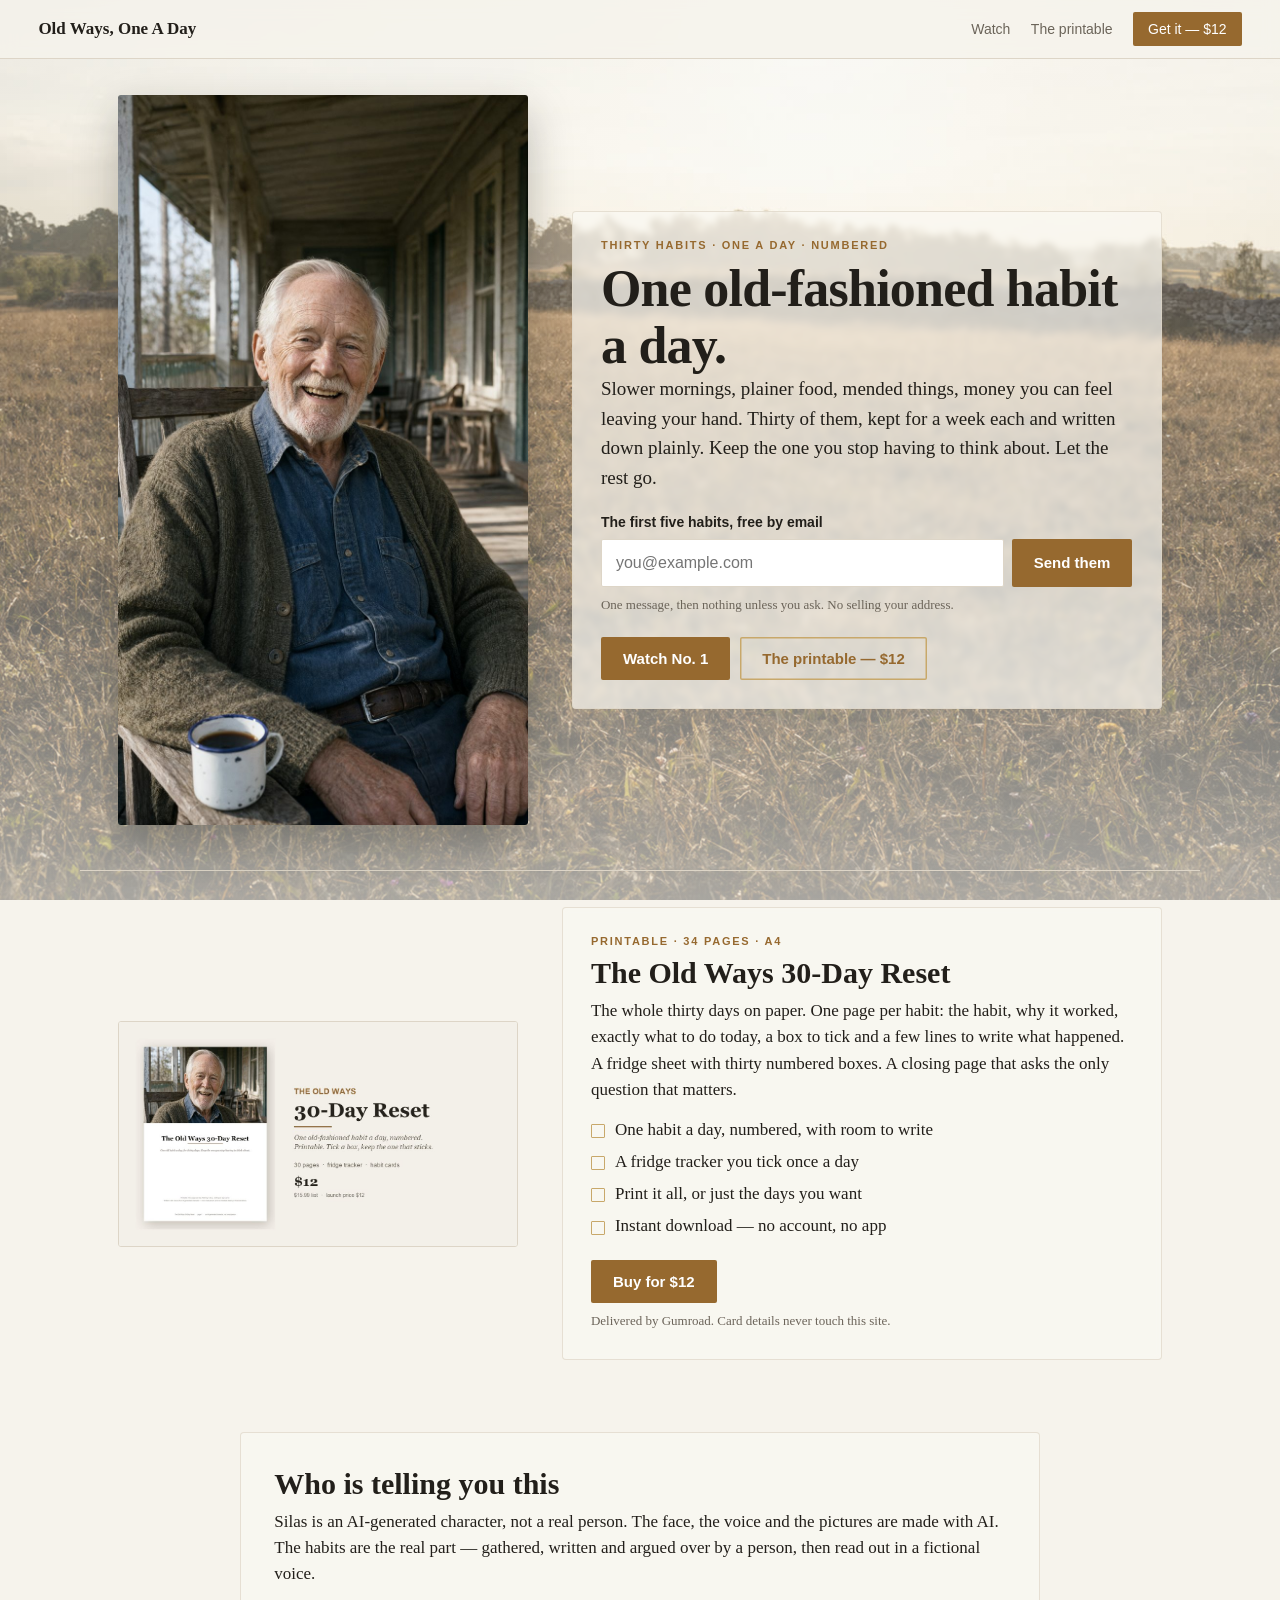
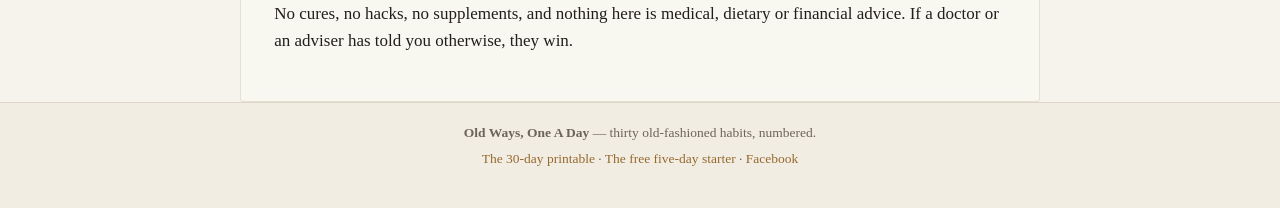
<file: index.html>
<!doctype html>
<html lang="en">
<head>
<meta charset="utf-8">
<meta name="viewport" content="width=device-width, initial-scale=1">
<title>Old Ways, One A Day — thirty old-fashioned habits, one a day</title>
<meta name="description" content="Thirty old-fashioned habits, numbered and read out one a day. Slower mornings, plainer food, mended things. Watch them free, or take the 30-day printable.">
<link rel="canonical" href="https://theoldways.online/">
<meta property="og:title" content="Old Ways, One A Day">
<meta property="og:description" content="Thirty old-fashioned habits, numbered, one a day.">
<meta property="og:image" content="https://theoldways.online/assets/img/silas.jpg">
<meta property="og:type" content="website">
<link rel="icon" href="assets/img/silas.jpg">
<link rel="stylesheet" href="assets/landing.css?v=d1928046">
</head>
<body>

<header class="bar">
  <a class="brand" href="/">Old Ways, One A Day</a>
  <nav>
    <button class="link" id="watch-link" type="button">Watch</button>
    <a href="#the-printable">The printable</a>
    <a class="cta" href="https://dennireed.gumroad.com/l/clewwj">Get it — $12</a>
  </nav>
</header>

<main>
  <!-- ── one screen: faded backdrop, the portrait, the opt-in, the buy button ── -->
  <section class="hero">
    <div class="backdrop" aria-hidden="true"></div>
    <div class="hero-inner">
      <figure class="portrait">
        <img src="assets/img/silas.jpg" width="842" height="1500"
             alt="Silas Ward, an older man in a cardigan, sitting on a farmhouse porch.">
      </figure>

      <div class="hero-copy">
        <p class="eyebrow">Thirty habits · one a day · numbered</p>
        <h1>One old-fashioned habit a day.</h1>
        <p class="lede">Slower mornings, plainer food, mended things, money you can feel
        leaving your hand. Thirty of them, kept for a week each and written down plainly.
        Keep the one you stop having to think about. Let the rest go.</p>

        <form class="signup" action="/subscribe.php" method="post">
          <label for="email">The first five habits, free by email</label>
          <div class="field">
            <input id="email" name="email" type="email" required
                   placeholder="you@example.com" autocomplete="email"
                   aria-describedby="signup-note">
            <input class="hp" type="text" name="website" tabindex="-1"
                   autocomplete="off" aria-hidden="true">
            <button type="submit">Send them</button>
          </div>
          <p class="tiny" id="signup-note">One message, then nothing unless you ask.
          No selling your address.</p>
        </form>

        <div class="actions">
          <button class="btn" type="button" id="watch-hero">Watch No. 1</button>
          <a class="btn ghost" href="https://dennireed.gumroad.com/l/clewwj">The printable — $12</a>
        </div>
      </div>
    </div>
  </section>

  <!-- ── the product ── -->
  <section class="printable" id="the-printable">
    <figure class="book">
      <img src="assets/img/cover.jpg" width="1100" height="619"
           alt="Cover of The Old Ways 30-Day Reset, a printable workbook.">
    </figure>
    <div>
      <p class="eyebrow">Printable · 34 pages · A4</p>
      <h2>The Old Ways 30-Day Reset</h2>
      <p>The whole thirty days on paper. One page per habit: the habit, why it worked, exactly
      what to do today, a box to tick and a few lines to write what happened. A fridge sheet
      with thirty numbered boxes. A closing page that asks the only question that matters.</p>
      <ul class="ticks">
        <li>One habit a day, numbered, with room to write</li>
        <li>A fridge tracker you tick once a day</li>
        <li>Print it all, or just the days you want</li>
        <li>Instant download — no account, no app</li>
      </ul>
      <a class="btn" href="https://dennireed.gumroad.com/l/clewwj">Buy for $12</a>
      <p class="tiny">Delivered by Gumroad. Card details never touch this site.</p>
    </div>
  </section>

  <!-- ── the disclosure. Once. ── -->
  <section class="about">
    <h2>Who is telling you this</h2>
    <p>Silas is an AI-generated character, not a real person. The face, the voice and the
    pictures are made with AI. The habits are the real part — gathered, written and argued
    over by a person, then read out in a fictional voice.</p>
    <p>No cures, no hacks, no supplements, and nothing here is medical, dietary or financial
    advice. If a doctor or an adviser has told you otherwise, they win.</p>
  </section>
</main>

<footer class="foot">
  <p><strong>Old Ways, One A Day</strong> — thirty old-fashioned habits, numbered.</p>
  <p><a href="https://dennireed.gumroad.com/l/clewwj">The 30-day printable</a> · <a href="/starter.pdf">The free five-day starter</a> ·
  <a href="https://www.facebook.com/oldwaysoneaday">Facebook</a></p>
</footer>

<!-- ── the Watch popup: all thirty, starting with the first one ── -->
<div class="modal" id="modal" hidden>
  <div class="modal-box" role="dialog" aria-modal="true" aria-label="Watch Old Ways, One A Day">
    <button class="modal-close" id="modal-close" type="button" aria-label="Close">Close</button>
    <div class="modal-main">
      <video id="player" controls playsinline preload="metadata"
             poster="assets/img/posters/01_wake_with_the_light.jpg" width="360" height="640"></video>
      <div class="now">
        <span class="now-no" id="now-no">No. 1</span>
        <strong id="now-card">No alarm clock. Just the sun.</strong>
        <p class="now-meta">Thirty habits, one a day. This one plays next automatically.</p>
        <p class="now-actions">
          <a class="btn" href="https://dennireed.gumroad.com/l/clewwj">The printable — $12</a>
        </p>
      </div>
    </div>
    <div class="playlist" id="playlist">
      <button class="clip" type="button" data-i="0" data-no="1" data-card="No alarm clock. Just the sun." data-src="video/01_wake_with_the_light.mp4" data-poster="assets/img/posters/01_wake_with_the_light.jpg" aria-label="Play number 1: No alarm clock. Just the sun.">
        <img src="assets/img/posters/01_wake_with_the_light.jpg" alt="" loading="lazy" width="180" height="320">
        <span class="clip-no">01</span>
      </button>
      <button class="clip" type="button" data-i="1" data-no="2" data-card="Cold water for the head, not the skin" data-src="video/02_cold_water_face.mp4" data-poster="assets/img/posters/02_cold_water_face.jpg" aria-label="Play number 2: Cold water for the head, not the skin">
        <img src="assets/img/posters/02_cold_water_face.jpg" alt="" loading="lazy" width="180" height="320">
        <span class="clip-no">02</span>
      </button>
      <button class="clip" type="button" data-i="2" data-no="3" data-card="Ten minutes outside before anyone" data-src="video/03_ten_minutes_outside.mp4" data-poster="assets/img/posters/03_ten_minutes_outside.jpg" aria-label="Play number 3: Ten minutes outside before anyone">
        <img src="assets/img/posters/03_ten_minutes_outside.jpg" alt="" loading="lazy" width="180" height="320">
        <span class="clip-no">03</span>
      </button>
      <button class="clip" type="button" data-i="3" data-no="4" data-card="Walk first. Eat after." data-src="video/04_walk_before_breakfast.mp4" data-poster="assets/img/posters/04_walk_before_breakfast.jpg" aria-label="Play number 4: Walk first. Eat after.">
        <img src="assets/img/posters/04_walk_before_breakfast.jpg" alt="" loading="lazy" width="180" height="320">
        <span class="clip-no">04</span>
      </button>
      <button class="clip" type="button" data-i="4" data-no="5" data-card="Eat food you have to chew" data-src="video/05_bread_that_chews.mp4" data-poster="assets/img/posters/05_bread_that_chews.jpg" aria-label="Play number 5: Eat food you have to chew">
        <img src="assets/img/posters/05_bread_that_chews.jpg" alt="" loading="lazy" width="180" height="320">
        <span class="clip-no">05</span>
      </button>
      <button class="clip" type="button" data-i="5" data-no="6" data-card="Nothing out of season" data-src="video/06_eat_whats_in_season.mp4" data-poster="assets/img/posters/06_eat_whats_in_season.jpg" aria-label="Play number 6: Nothing out of season">
        <img src="assets/img/posters/06_eat_whats_in_season.jpg" alt="" loading="lazy" width="180" height="320">
        <span class="clip-no">06</span>
      </button>
      <button class="clip" type="button" data-i="6" data-no="7" data-card="The pot that never empties" data-src="video/07_the_pot_that_never_empties.mp4" data-poster="assets/img/posters/07_the_pot_that_never_empties.jpg" aria-label="Play number 7: The pot that never empties">
        <img src="assets/img/posters/07_the_pot_that_never_empties.jpg" alt="" loading="lazy" width="180" height="320">
        <span class="clip-no">07</span>
      </button>
      <button class="clip" type="button" data-i="7" data-no="8" data-card="Sit down at the table" data-src="video/08_sit_at_the_table.mp4" data-poster="assets/img/posters/08_sit_at_the_table.jpg" aria-label="Play number 8: Sit down at the table">
        <img src="assets/img/posters/08_sit_at_the_table.jpg" alt="" loading="lazy" width="180" height="320">
        <span class="clip-no">08</span>
      </button>
      <button class="clip" type="button" data-i="8" data-no="9" data-card="Do the worst job first" data-src="video/09_hard_thing_first.mp4" data-poster="assets/img/posters/09_hard_thing_first.jpg" aria-label="Play number 9: Do the worst job first">
        <img src="assets/img/posters/09_hard_thing_first.jpg" alt="" loading="lazy" width="180" height="320">
        <span class="clip-no">09</span>
      </button>
      <button class="clip" type="button" data-i="9" data-no="10" data-card="If it breaks, mend it" data-src="video/10_fix_it_dont_buy_it.mp4" data-poster="assets/img/posters/10_fix_it_dont_buy_it.jpg" aria-label="Play number 10: If it breaks, mend it">
        <img src="assets/img/posters/10_fix_it_dont_buy_it.jpg" alt="" loading="lazy" width="180" height="320">
        <span class="clip-no">10</span>
      </button>
      <button class="clip" type="button" data-i="10" data-no="11" data-card="Ten minutes of doing nothing" data-src="video/11_ten_minutes_of_nothing.mp4" data-poster="assets/img/posters/11_ten_minutes_of_nothing.jpg" aria-label="Play number 11: Ten minutes of doing nothing">
        <img src="assets/img/posters/11_ten_minutes_of_nothing.jpg" alt="" loading="lazy" width="180" height="320">
        <span class="clip-no">11</span>
      </button>
      <button class="clip" type="button" data-i="11" data-no="12" data-card="Ten minutes after the meal" data-src="video/12_walk_after_dinner.mp4" data-poster="assets/img/posters/12_walk_after_dinner.jpg" aria-label="Play number 12: Ten minutes after the meal">
        <img src="assets/img/posters/12_walk_after_dinner.jpg" alt="" loading="lazy" width="180" height="320">
        <span class="clip-no">12</span>
      </button>
      <button class="clip" type="button" data-i="12" data-no="13" data-card="A garden ten steps from the door" data-src="video/13_the_garden_you_can_walk_to.mp4" data-poster="assets/img/posters/13_the_garden_you_can_walk_to.jpg" aria-label="Play number 13: A garden ten steps from the door">
        <img src="assets/img/posters/13_the_garden_you_can_walk_to.jpg" alt="" loading="lazy" width="180" height="320">
        <span class="clip-no">13</span>
      </button>
      <button class="clip" type="button" data-i="13" data-no="14" data-card="Grow something in thirty days" data-src="video/14_grow_something_in_thirty_days.mp4" data-poster="assets/img/posters/14_grow_something_in_thirty_days.jpg" aria-label="Play number 14: Grow something in thirty days">
        <img src="assets/img/posters/14_grow_something_in_thirty_days.jpg" alt="" loading="lazy" width="180" height="320">
        <span class="clip-no">14</span>
      </button>
      <button class="clip" type="button" data-i="14" data-no="15" data-card="A blunt tool costs you the day" data-src="video/15_sharpen_your_own_tools.mp4" data-poster="assets/img/posters/15_sharpen_your_own_tools.jpg" aria-label="Play number 15: A blunt tool costs you the day">
        <img src="assets/img/posters/15_sharpen_your_own_tools.jpg" alt="" loading="lazy" width="180" height="320">
        <span class="clip-no">15</span>
      </button>
      <button class="clip" type="button" data-i="15" data-no="16" data-card="One good coat. One good knife." data-src="video/16_fewer_better_things.mp4" data-poster="assets/img/posters/16_fewer_better_things.jpg" aria-label="Play number 16: One good coat. One good knife.">
        <img src="assets/img/posters/16_fewer_better_things.jpg" alt="" loading="lazy" width="180" height="320">
        <span class="clip-no">16</span>
      </button>
      <button class="clip" type="button" data-i="16" data-no="17" data-card="Pay cash. Feel it leave." data-src="video/17_cash_you_can_feel.mp4" data-poster="assets/img/posters/17_cash_you_can_feel.jpg" aria-label="Play number 17: Pay cash. Feel it leave.">
        <img src="assets/img/posters/17_cash_you_can_feel.jpg" alt="" loading="lazy" width="180" height="320">
        <span class="clip-no">17</span>
      </button>
      <button class="clip" type="button" data-i="17" data-no="18" data-card="Keep what you didn't spend" data-src="video/18_keep_what_you_did_not_spend.mp4" data-poster="assets/img/posters/18_keep_what_you_did_not_spend.jpg" aria-label="Play number 18: Keep what you didn't spend">
        <img src="assets/img/posters/18_keep_what_you_did_not_spend.jpg" alt="" loading="lazy" width="180" height="320">
        <span class="clip-no">18</span>
      </button>
      <button class="clip" type="button" data-i="18" data-no="19" data-card="Write it on paper" data-src="video/19_write_it_on_paper.mp4" data-poster="assets/img/posters/19_write_it_on_paper.jpg" aria-label="Play number 19: Write it on paper">
        <img src="assets/img/posters/19_write_it_on_paper.jpg" alt="" loading="lazy" width="180" height="320">
        <span class="clip-no">19</span>
      </button>
      <button class="clip" type="button" data-i="19" data-no="20" data-card="One line a day, in ink" data-src="video/20_keep_a_paper_diary.mp4" data-poster="assets/img/posters/20_keep_a_paper_diary.jpg" aria-label="Play number 20: One line a day, in ink">
        <img src="assets/img/posters/20_keep_a_paper_diary.jpg" alt="" loading="lazy" width="180" height="320">
        <span class="clip-no">20</span>
      </button>
      <button class="clip" type="button" data-i="20" data-no="21" data-card="Go to bed with the dark" data-src="video/21_bed_with_the_dark.mp4" data-poster="assets/img/posters/21_bed_with_the_dark.jpg" aria-label="Play number 21: Go to bed with the dark">
        <img src="assets/img/posters/21_bed_with_the_dark.jpg" alt="" loading="lazy" width="180" height="320">
        <span class="clip-no">21</span>
      </button>
      <button class="clip" type="button" data-i="21" data-no="22" data-card="No clock in the bedroom" data-src="video/22_no_clock_in_the_bedroom.mp4" data-poster="assets/img/posters/22_no_clock_in_the_bedroom.jpg" aria-label="Play number 22: No clock in the bedroom">
        <img src="assets/img/posters/22_no_clock_in_the_bedroom.jpg" alt="" loading="lazy" width="180" height="320">
        <span class="clip-no">22</span>
      </button>
      <button class="clip" type="button" data-i="22" data-no="23" data-card="Borrow it, return it cleaner" data-src="video/23_borrow_and_return.mp4" data-poster="assets/img/posters/23_borrow_and_return.jpg" aria-label="Play number 23: Borrow it, return it cleaner">
        <img src="assets/img/posters/23_borrow_and_return.jpg" alt="" loading="lazy" width="180" height="320">
        <span class="clip-no">23</span>
      </button>
      <button class="clip" type="button" data-i="23" data-no="24" data-card="Knock on the door" data-src="video/24_knock_on_the_door.mp4" data-poster="assets/img/posters/24_knock_on_the_door.jpg" aria-label="Play number 24: Knock on the door">
        <img src="assets/img/posters/24_knock_on_the_door.jpg" alt="" loading="lazy" width="180" height="320">
        <span class="clip-no">24</span>
      </button>
      <button class="clip" type="button" data-i="24" data-no="25" data-card="Say nothing for a while" data-src="video/25_say_nothing_first.mp4" data-poster="assets/img/posters/25_say_nothing_first.jpg" aria-label="Play number 25: Say nothing for a while">
        <img src="assets/img/posters/25_say_nothing_first.jpg" alt="" loading="lazy" width="180" height="320">
        <span class="clip-no">25</span>
      </button>
      <button class="clip" type="button" data-i="25" data-no="26" data-card="Cook once, eat three days" data-src="video/26_cook_once_eat_three_times.mp4" data-poster="assets/img/posters/26_cook_once_eat_three_times.jpg" aria-label="Play number 26: Cook once, eat three days">
        <img src="assets/img/posters/26_cook_once_eat_three_times.jpg" alt="" loading="lazy" width="180" height="320">
        <span class="clip-no">26</span>
      </button>
      <button class="clip" type="button" data-i="26" data-no="27" data-card="Learn one thing by hand a year" data-src="video/27_learn_one_thing_by_hand.mp4" data-poster="assets/img/posters/27_learn_one_thing_by_hand.jpg" aria-label="Play number 27: Learn one thing by hand a year">
        <img src="assets/img/posters/27_learn_one_thing_by_hand.jpg" alt="" loading="lazy" width="180" height="320">
        <span class="clip-no">27</span>
      </button>
      <button class="clip" type="button" data-i="27" data-no="28" data-card="The Sunday walk. No destination." data-src="video/28_the_sunday_walk.mp4" data-poster="assets/img/posters/28_the_sunday_walk.jpg" aria-label="Play number 28: The Sunday walk. No destination.">
        <img src="assets/img/posters/28_the_sunday_walk.jpg" alt="" loading="lazy" width="180" height="320">
        <span class="clip-no">28</span>
      </button>
      <button class="clip" type="button" data-i="28" data-no="29" data-card="Eat the ugly one" data-src="video/29_eat_the_ugly_one.mp4" data-poster="assets/img/posters/29_eat_the_ugly_one.jpg" aria-label="Play number 29: Eat the ugly one">
        <img src="assets/img/posters/29_eat_the_ugly_one.jpg" alt="" loading="lazy" width="180" height="320">
        <span class="clip-no">29</span>
      </button>
      <button class="clip" type="button" data-i="29" data-no="30" data-card="Pick one. Do it thirty days." data-src="video/30_the_thirty_day_rule.mp4" data-poster="assets/img/posters/30_the_thirty_day_rule.jpg" aria-label="Play number 30: Pick one. Do it thirty days.">
        <img src="assets/img/posters/30_the_thirty_day_rule.jpg" alt="" loading="lazy" width="180" height="320">
        <span class="clip-no">30</span>
      </button>
    </div>
  </div>
</div>

<script>
(function () {
  var clips  = Array.prototype.slice.call(document.querySelectorAll('.clip'));
  var modal  = document.getElementById('modal');
  var player = document.getElementById('player');
  var nowNo  = document.getElementById('now-no');
  var nowCard= document.getElementById('now-card');
  var cur = 0;

  function show(i, play) {
    var b = clips[i];
    if (!b) return;
    cur = i;
    player.src = b.dataset.src;
    player.poster = b.dataset.poster;
    nowNo.textContent = 'No. ' + b.dataset.no;
    nowCard.textContent = b.dataset.card;
    clips.forEach(function (c, j) { c.classList.toggle('playing', j === i); });
    if (play) { player.play().catch(function () {}); }
  }

  function open(i) {
    modal.hidden = false;
    document.body.classList.add('locked');
    show(i, true);
  }

  function close() {
    player.pause();
    modal.hidden = true;
    document.body.classList.remove('locked');
  }

  document.getElementById('watch-hero').addEventListener('click', function () { open(0); });
  document.getElementById('watch-link').addEventListener('click', function () { open(0); });
  document.getElementById('modal-close').addEventListener('click', close);
  modal.addEventListener('click', function (e) { if (e.target === modal) close(); });
  document.addEventListener('keydown', function (e) {
    if (e.key === 'Escape' && !modal.hidden) close();
  });
  clips.forEach(function (c, i) {
    c.addEventListener('click', function () { show(i, true); });
  });
  player.addEventListener('ended', function () {
    show((cur + 1) % clips.length, true);   // keeps them here: one runs into the next
  });

  show(0, false);
})();
</script>
</body>
</html>
</file>
<file: assets/landing.css>
/* Old Ways, One A Day — one screen, one popup. Hand-written, no framework.

   Structure: a faded backdrop image behind everything, then the portrait, the email opt-in
   and the buy button on one screen; the printable below; the disclosure once at the end.
   All thirty clips live inside the Watch popup so the page itself stays quiet.

   This replaces the old assets/style.css, which belonged to the long scrolling page. */

:root {
  --paper: #f6f3ec;
  --ink: #221f1a;
  --muted: #6b6459;
  --line: #ddd5c7;
  --accent: #96692f;
  --accent-soft: #c8a86a;
  --max: 1120px;
  --pad: clamp(16px, 3vw, 40px);
}

* { box-sizing: border-box; }
html { scroll-behavior: smooth; }

body {
  margin: 0;
  background: var(--paper);
  color: var(--ink);
  font: 17px/1.55 Georgia, "Iowan Old Style", serif;
  -webkit-font-smoothing: antialiased;
}
body.locked { overflow: hidden; }

a { color: var(--accent); text-decoration: none; }
a:hover { text-decoration: underline; }

h1, h2 { font-weight: 700; line-height: 1.1; margin: 0; }
h1 { font-size: clamp(30px, 4.4vw, 52px); letter-spacing: -.015em; }
h2 { font-size: clamp(21px, 2.4vw, 30px); margin-bottom: .3em; }
p { margin: 0 0 .8em; }
.tiny { color: var(--muted); font-size: 13px; margin: 8px 0 0; }
.eyebrow {
  font: 700 11px/1 Arial, Helvetica, sans-serif; letter-spacing: .16em;
  text-transform: uppercase; color: var(--accent); margin: 0 0 .8em;
}
.lede { font-size: clamp(17px, 1.5vw, 19px); max-width: 34em; }

/* ── the faded backdrop ─────────────────────────────────────────────────── */
/* No blur and no heavy fade: the countryside is the point of having it there at all. Legibility
   comes from the light scrim below and from the soft panels the copy sits on, not from hiding
   the photograph. `position: fixed` (rather than background-attachment) also behaves on iOS. */
.backdrop {
  position: fixed; inset: 0; z-index: -1;
  background: url("img/field_afternoon.jpg") center 42% / cover no-repeat;
}
.backdrop::after {
  content: ""; position: absolute; inset: 0;
  background: linear-gradient(180deg,
    rgba(246, 243, 236, .46) 0%,
    rgba(246, 243, 236, .26) 26%,
    rgba(246, 243, 236, .38) 62%,
    rgba(246, 243, 236, .68) 100%);
}

/* Copy sits on soft panels so the field stays visible around it without fighting the words. */
.hero-copy, .printable > div, .about {
  background: rgba(250, 248, 243, .70);
  backdrop-filter: blur(3px) saturate(1.04);
  border: 1px solid rgba(221, 213, 199, .7);
  border-radius: 4px;
  padding: clamp(16px, 2.2vw, 32px);
}

/* ── bar ────────────────────────────────────────────────────────────────── */
.bar {
  display: flex; align-items: center; justify-content: space-between; gap: 16px;
  padding: 12px var(--pad);
  border-bottom: 1px solid var(--line);
  background: rgba(246, 243, 236, .82);
  backdrop-filter: blur(8px);
  position: sticky; top: 0; z-index: 20;
}
.bar .brand { font-weight: 700; color: var(--ink); font-size: 17px; }
.bar nav { display: flex; align-items: center; gap: clamp(10px, 1.6vw, 22px); }
.bar nav a, .bar nav .link {
  font: 14px/1 Arial, Helvetica, sans-serif; color: var(--muted);
  background: none; border: 0; cursor: pointer; padding: 0;
}
.bar nav a.cta { color: #fff; background: var(--accent); padding: 10px 15px; border-radius: 2px; }
.bar nav a.cta:hover { background: #7f5827; text-decoration: none; }
.bar nav .link:hover { color: var(--ink); text-decoration: underline; }

/* ── the one screen ─────────────────────────────────────────────────────── */
.hero {
  max-width: var(--max); margin: 0 auto;
  padding: clamp(20px, 4vh, 54px) var(--pad) clamp(24px, 5vh, 60px);
}
.hero-inner {
  display: grid; grid-template-columns: minmax(0, .82fr) 1.18fr;
  gap: clamp(20px, 3.4vw, 52px); align-items: center;
}
.portrait { margin: 0; }
.portrait img {
  width: 100%; height: auto; display: block; border-radius: 3px;
  box-shadow: 0 18px 44px rgba(34, 31, 26, .28);
  /* Deliberately NOT capped here: on a desktop screen the portrait shows at its true 842x1500
     aspect, uncropped. The cap lives in the phone block, where space genuinely runs out. */
}
.hero-copy { max-width: 620px; }

/* ── email opt-in ───────────────────────────────────────────────────────── */
.signup { margin: 22px 0 0; }
.signup label {
  display: block; font: 700 14px/1.2 Arial, Helvetica, sans-serif;
  margin-bottom: 8px;
}
.field { display: flex; flex-wrap: wrap; gap: 8px; }
.field input[type=email] {
  flex: 1 1 240px; min-width: 200px;
  font: 16px/1 Arial, Helvetica, sans-serif; padding: 14px;
  border: 1px solid var(--line); border-radius: 2px; background: #fff; color: var(--ink);
}
.field button {
  font: 700 15px/1 Arial, Helvetica, sans-serif; padding: 14px 22px;
  border: 0; border-radius: 2px; background: var(--accent); color: #fff; cursor: pointer;
}
.field button:hover { background: #7f5827; }
.hp { position: absolute; left: -9999px; }

/* ── buttons ────────────────────────────────────────────────────────────── */
.actions { display: flex; flex-wrap: wrap; gap: 10px; margin: 22px 0 0; }
.btn {
  display: inline-block; background: var(--accent); color: #fff; cursor: pointer;
  font: 700 15px/1 Arial, Helvetica, sans-serif; padding: 14px 22px;
  border: 0; border-radius: 2px;
}
.btn:hover { background: #7f5827; text-decoration: none; }
.btn.ghost { background: transparent; color: var(--accent); box-shadow: inset 0 0 0 1.5px var(--accent-soft); }
.btn.ghost:hover { background: rgba(150, 105, 47, .09); }

/* ── the printable ──────────────────────────────────────────────────────── */
.printable {
  max-width: var(--max); margin: 0 auto;
  padding: clamp(26px, 4vh, 56px) var(--pad);
  display: grid; grid-template-columns: minmax(0, .8fr) 1.2fr;
  gap: clamp(22px, 3.4vw, 50px); align-items: center;
  border-top: 1px solid var(--line);
}
.book { margin: 0; }
.book img { width: 100%; height: auto; display: block; border: 1px solid var(--line); border-radius: 3px; }
.ticks { list-style: none; padding: 0; margin: 0 0 1.2em; }
.ticks li { padding-left: 24px; position: relative; margin-bottom: .34em; }
.ticks li::before {
  content: ""; position: absolute; left: 0; top: .42em;
  width: 12px; height: 12px; border: 1.5px solid var(--accent-soft); border-radius: 1px;
}

/* ── the disclosure, once ───────────────────────────────────────────────── */
.about {
  max-width: 800px; margin: 0 auto;
  margin-top: clamp(26px, 4vh, 56px);
  padding: clamp(20px, 2.6vw, 38px);
}

/* ── footer ─────────────────────────────────────────────────────────────── */
.foot {
  border-top: 1px solid var(--line); padding: 20px var(--pad) 34px; text-align: center;
  color: var(--muted); font-size: 13.5px; background: rgba(239, 233, 221, .6);
}
.foot p { margin: 0 0 .35em; }

/* ── the Watch popup ────────────────────────────────────────────────────── */
.modal {
  position: fixed; inset: 0; z-index: 60;
  background: rgba(24, 21, 17, .72);
  backdrop-filter: blur(5px);
  display: flex; align-items: center; justify-content: center;
  padding: clamp(8px, 2vh, 24px);
  overflow-y: auto;
}
.modal[hidden] { display: none; }
.modal-box {
  background: var(--paper); border-radius: 4px;
  width: 100%; max-width: 860px; padding: clamp(12px, 2vw, 22px);
  box-shadow: 0 30px 80px rgba(0, 0, 0, .45);
  position: relative; margin: auto;
}
.modal-close {
  position: absolute; top: 10px; right: 12px; z-index: 2;
  font: 700 13px/1 Arial, Helvetica, sans-serif; color: var(--muted);
  background: rgba(246, 243, 236, .9); border: 1px solid var(--line);
  border-radius: 2px; padding: 7px 11px; cursor: pointer;
}
.modal-close:hover { color: var(--ink); }
.modal-main {
  display: grid; grid-template-columns: minmax(0, 300px) 1fr;
  gap: clamp(14px, 2vw, 26px); align-items: center; margin-bottom: 14px;
}
.modal-main video {
  width: 100%; max-width: 300px; aspect-ratio: 9 / 16; display: block;
  background: #0d0c0a; border-radius: 2px;
}
.now { display: flex; flex-direction: column; gap: 8px; }
.now-no { font: 700 12px/1 Arial, Helvetica, sans-serif; color: var(--accent); letter-spacing: .1em; }
.now strong { font-size: clamp(19px, 2.3vw, 28px); line-height: 1.12; }
.now-meta { color: var(--muted); font-size: 14px; margin: 0; }
.now-actions { margin: 6px 0 0; }

.playlist {
  display: grid; grid-template-columns: repeat(auto-fill, minmax(78px, 1fr));
  gap: 6px; max-height: 34vh; overflow-y: auto; padding-right: 4px;
}
.clip {
  padding: 0; border: 1px solid var(--line); background: #fff; cursor: pointer;
  position: relative; overflow: hidden; border-radius: 2px; line-height: 0;
}
.clip img { width: 100%; aspect-ratio: 9 / 16; object-fit: cover; display: block; }
.clip .clip-no {
  position: absolute; left: 4px; bottom: 4px;
  font: 700 11px/1 Arial, Helvetica, sans-serif; color: #fff;
  background: rgba(20, 18, 15, .62); padding: 3px 5px; border-radius: 2px;
}
.clip:hover { border-color: var(--accent-soft); }
.clip.playing { outline: 2px solid var(--accent); outline-offset: -2px; }

/* ── small screens ──────────────────────────────────────────────────────── */
@media (max-width: 860px) {
  .hero-inner, .printable, .modal-main { grid-template-columns: 1fr; }
  /* The portrait is 9:16 and at full width it fills the whole first screen, pushing the
     opt-in and the buttons below the fold. Cap it so the copy lands on the first screen. */
  .portrait img { max-height: 42vh; object-fit: cover; object-position: center 22%; }
  .portrait { max-width: 340px; margin: 0 auto; }
  .book img { max-width: 320px; margin: 0 auto; }
  .modal-main { align-items: start; }
  .modal-main video { max-width: 240px; margin: 0 auto; }
  .playlist { max-height: 30vh; }
  .bar nav a:not(.cta) { display: none; }
  .bar nav .link { display: none; }   /* the hero has its own Watch button */
  .bar .brand { font-size: 15px; }
  .bar nav a.cta { padding: 9px 12px; font-size: 13px; white-space: nowrap; }
  .hero { padding-top: 18px; }
}

/* Phones. Declared AFTER the 860 block on purpose: at equal specificity the later rule wins,
   so these must come second or the portrait cap below is silently overridden. */
@media (max-width: 520px) {
  /* Keep "Send them" beside the input and shorten the portrait further, so the Watch and buy
     buttons still land on the first phone screen instead of just below it. */
  .field input[type=email] { flex: 1 1 150px; min-width: 130px; padding: 13px 12px; }
  .field button { padding: 13px 16px; font-size: 14px; }
  .portrait img { max-height: 30vh; }
  h1 { font-size: clamp(27px, 8vw, 34px); }
  .lede { font-size: 16px; }
  .hero { padding-top: 12px; }
}
</file>
